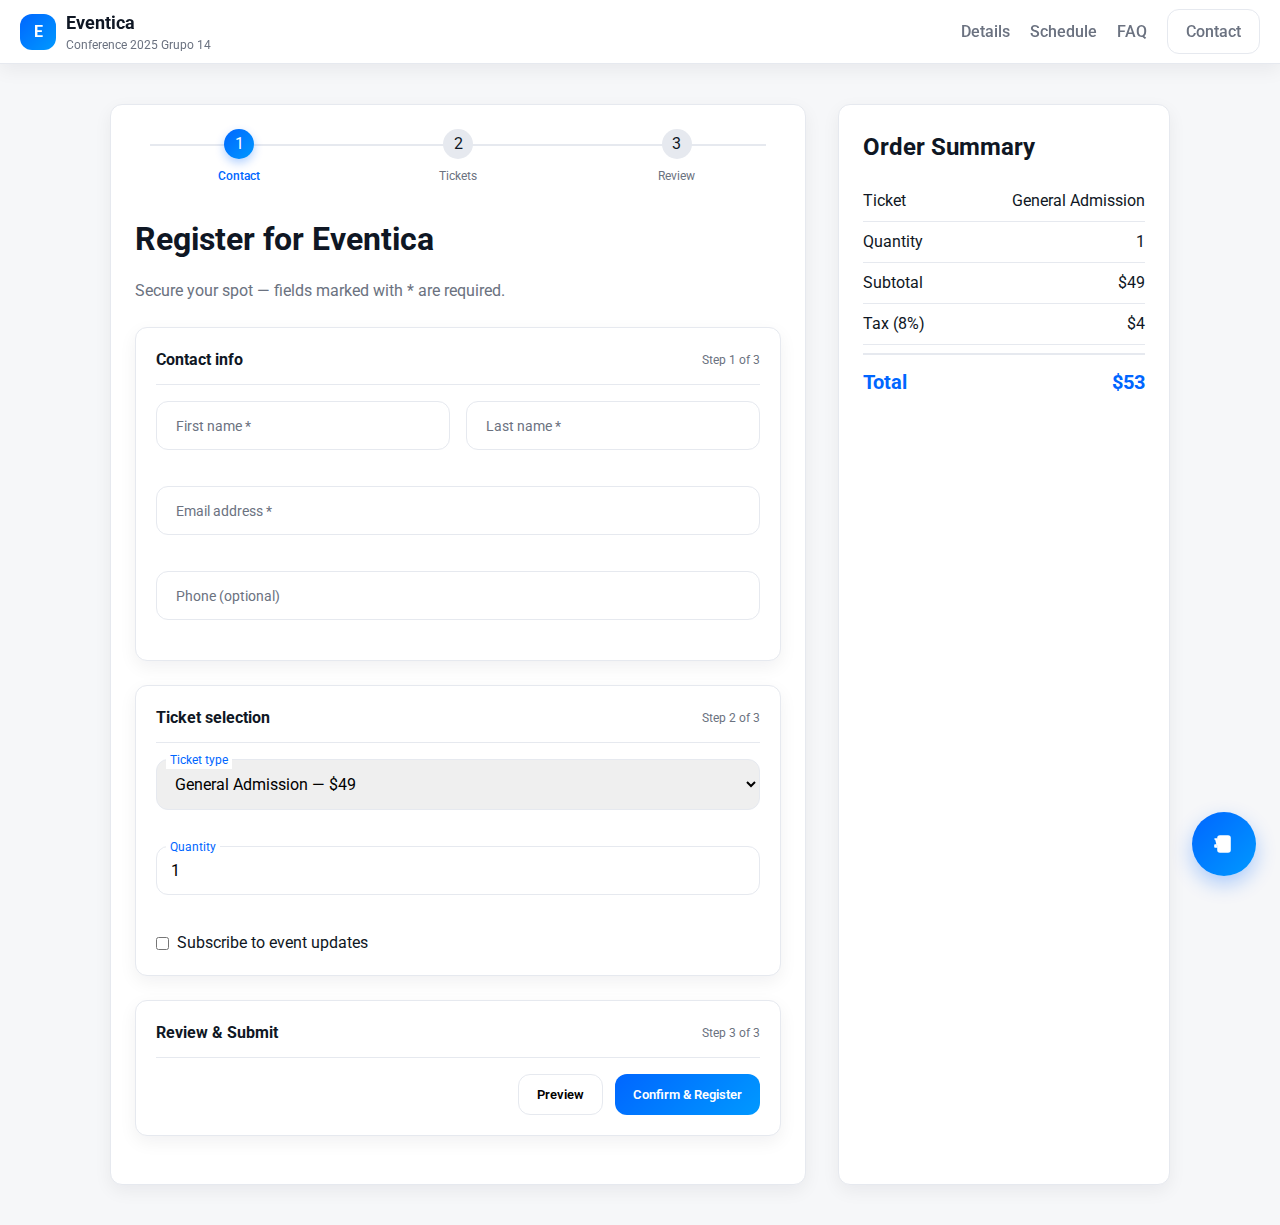
<file: index.html>
<!doctype html>
<html lang="en">
<head>
  <meta charset="utf-8" />
  <meta name="viewport" content="width=device-width,initial-scale=1" />
  <title>Event Registration — Eventica Grupo 14</title>

  <!-- Google Font -->
  <link href="https://fonts.googleapis.com/css2?family=Roboto:wght@300;400;500;700&display=swap" rel="stylesheet">
  <link rel="icon" type="image/x-icon" href="assets/favicon.ico">
  <!-- CSS -->
  <link rel="stylesheet" href="assets/style.css" />
</head>
<body>

  <!-- Sticky Nav -->
  <header class="topnav" role="banner">
    <div class="brand">
      <span class="logo">E</span>
      <div>
        <div class="brand-title">Eventica</div>
        <div class="brand-subtitle">Conference 2025 Grupo 14</div>
      </div>
    </div>

    <nav class="nav-actions" aria-label="Main navigation">
      <a href="#details">Details</a>
      <a href="#schedule">Schedule</a>
      <a href="#faq">FAQ</a>
      <a href="#contact" class="btn btn-ghost">Contact</a>
    </nav>

    <button class="hamburger" aria-label="Open menu">
      <svg width="20" height="12" viewBox="0 0 20 12" fill="none">
        <rect width="20" height="2" rx="1" fill="#374151"></rect>
        <rect y="5" width="14" height="2" rx="1" fill="#374151"></rect>
        <rect y="10" width="20" height="2" rx="1" fill="#374151"></rect>
      </svg>
    </button>
  </header>

  <!-- Main -->
  <main class="container" role="main">

    <!-- Form -->
    <section class="card col-12 col-md-8" aria-labelledby="form-title">
      <div class="stepper">
        <div class="step active"><div class="dot">1</div><div class="step-label">Contact</div></div>
        <div class="step"><div class="dot">2</div><div class="step-label">Tickets</div></div>
        <div class="step"><div class="dot">3</div><div class="step-label">Review</div></div>
      </div>

      <h1 id="form-title">Register for Eventica</h1>
      <p class="lead">Secure your spot — fields marked with * are required.</p>

      <form id="regForm" novalidate>
        <!-- Contact Info -->
        <div class="card sub-card">
          <div class="card-header">
            <strong>Contact info</strong><span class="muted-small">Step 1 of 3</span>
          </div>

          <div class="form-row">
            <div class="row-2">
              <div class="field" id="firstNameField">
                <input id="firstName" name="firstName" type="text" placeholder=" " required />
                <span class="label">First name *</span>
                <div class="error" id="err-firstName">Please enter your first name</div>
              </div>

              <div class="field" id="lastNameField">
                <input id="lastName" name="lastName" type="text" placeholder=" " required />
                <span class="label">Last name *</span>
                <div class="error" id="err-lastName">Please enter your last name</div>
              </div>
            </div>

            <div class="field" id="emailField">
              <input id="email" name="email" type="email" placeholder=" " required />
              <span class="label">Email address *</span>
              <div class="error" id="err-email">Please enter a valid email</div>
            </div>

            <div class="field">
              <input id="phone" name="phone" type="tel" placeholder=" " />
              <span class="label">Phone (optional)</span>
            </div>
          </div>
        </div>

        <!-- Ticket Selection -->
        <div class="card sub-card">
          <div class="card-header">
            <strong>Ticket selection</strong><span class="muted-small">Step 2 of 3</span>
          </div>

          <div class="form-row">
            <div class="field">
              <select id="ticketType" name="ticketType">
                <option value="general">General Admission — $49</option>
                <option value="vip">VIP — $129</option>
                <option value="student">Student — $29</option>
              </select>
              <span class="label">Ticket type</span>
            </div>

            <div class="field">
              <input id="quantity" name="quantity" type="number" min="1" value="1" placeholder=" " />
              <span class="label">Quantity</span>
            </div>
          </div>

          <label class="newsletter">
            <input id="newsletter" type="checkbox" />
            <span>Subscribe to event updates</span>
          </label>
        </div>

        <!-- Review & Submit -->
        <div class="card sub-card">
          <div class="card-header">
            <strong>Review & Submit</strong><span class="muted-small">Step 3 of 3</span>
          </div>

          <div class="form-actions">
            <button type="button" class="btn btn-ghost" id="btnPreview">Preview</button>
            <button type="submit" class="btn btn-primary" id="btnSubmit">Confirm & Register</button>
          </div>

          <div id="loading" class="loading" style="display:none;">
            <div class="spinner"></div>
            <span>Processing your registration…</span>
          </div>
        </div>
      </form>
    </section>

    <!-- Summary -->
    <aside class="card col-12 col-md-4 summary">
      <h2>Order Summary</h2>
      <div class="line"><span>Ticket</span><span id="summary-ticket">General Admission</span></div>
      <div class="line"><span>Quantity</span><span id="summary-qty">1</span></div>
      <div class="line"><span>Subtotal</span><span>$<span id="summary-subtotal">49</span></span></div>
      <div class="line"><span>Tax (8%)</span><span>$<span id="summary-tax">4</span></span></div>
      <div class="line total"><span>Total</span><span>$<span id="summary-total">53</span></span></div>
    </aside>

  </main>

  <!-- Floating Action Button -->
  <button class="fab" id="fab" aria-label="Quick register">
    <svg width="24" height="24" viewBox="0 0 24 24" fill="white">
      <path d="M3 7h2v2a2 2 0 0 1 2 2 2 2 0 0 1-2 2H3v2h2" stroke="white" stroke-width="1.6" stroke-linecap="round" stroke-linejoin="round"/>
      <rect x="6" y="4" width="12" height="16" rx="2" stroke="white" stroke-width="1.6" stroke-linecap="round" stroke-linejoin="round"/>
    </svg>
  </button>

  <!-- Snackbar -->
  <div class="snackbar" id="snackbar">Registered — confirmation sent to your email.</div>

  <!-- JS -->
  <script src="assets/script.js"></script>
</body>
</html>
</file>
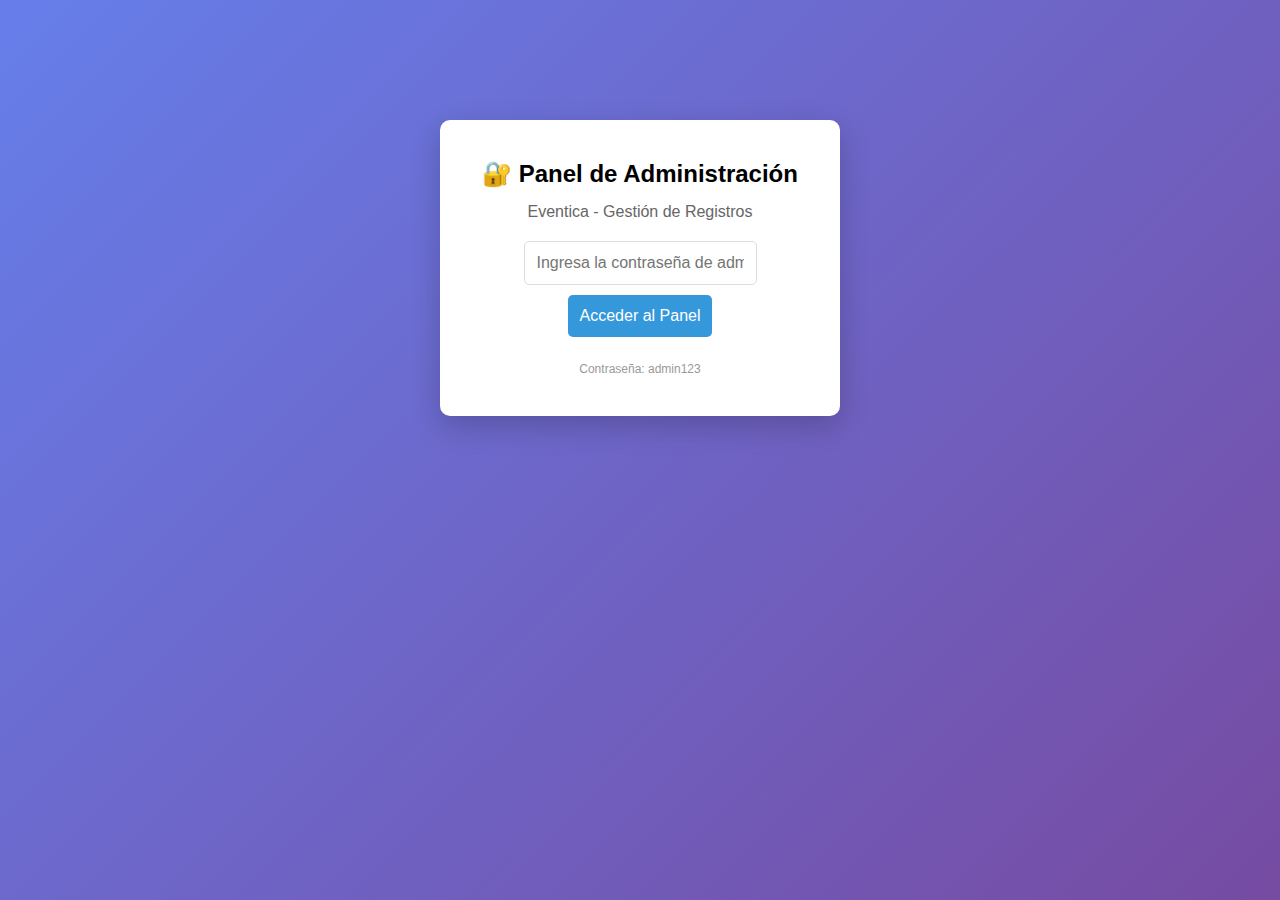
<file: admin.html>
<!DOCTYPE html>
<html lang="es">
<head>
    <meta charset="UTF-8">
    <meta name="viewport" content="width=device-width, initial-scale=1.0">
    <title>Eventica - Admin Panel</title>
    <style>
        * {
            margin: 0;
            padding: 0;
            box-sizing: border-box;
            font-family: 'Arial', sans-serif;
        }
        
        body {
            background: linear-gradient(135deg, #667eea 0%, #764ba2 100%);
            min-height: 100vh;
            padding: 20px;
        }
        
        .login-container {
            max-width: 400px;
            margin: 100px auto;
            background: white;
            padding: 40px;
            border-radius: 10px;
            box-shadow: 0 10px 30px rgba(0,0,0,0.2);
            text-align: center;
        }
        
        .admin-container {
            max-width: 1400px;
            margin: 0 auto;
            background: white;
            border-radius: 10px;
            box-shadow: 0 10px 30px rgba(0,0,0,0.2);
            overflow: hidden;
        }
        
        .admin-header {
            background: #2c3e50;
            color: white;
            padding: 20px;
            text-align: center;
        }
        
        .stats-container {
            background: #f8f9fa;
            padding: 20px;
            display: grid;
            grid-template-columns: repeat(auto-fit, minmax(200px, 1fr));
            gap: 15px;
            border-bottom: 1px solid #dee2e6;
        }
        
        .stat-card {
            background: white;
            padding: 15px;
            border-radius: 8px;
            text-align: center;
            box-shadow: 0 2px 5px rgba(0,0,0,0.1);
        }
        
        .controls-container {
            background: #e8f4f8;
            padding: 20px;
            border-bottom: 1px solid #dee2e6;
        }
        
        .registrations-container {
            padding: 20px;
            max-height: 600px;
            overflow-y: auto;
        }
        
        .registration-card {
            background: #f8f9fa;
            border: 1px solid #dee2e6;
            border-radius: 8px;
            padding: 15px;
            margin-bottom: 15px;
            transition: all 0.3s ease;
        }
        
        .registration-card:hover {
            box-shadow: 0 4px 8px rgba(0,0,0,0.1);
            transform: translateY(-2px);
        }
        
        input, button, select {
            padding: 12px;
            margin: 5px;
            border: 1px solid #ddd;
            border-radius: 5px;
            font-size: 16px;
        }
        
        button {
            background: #3498db;
            color: white;
            border: none;
            cursor: pointer;
            transition: background 0.3s;
        }
        
        button:hover {
            background: #2980b9;
        }
        
        .hidden {
            display: none;
        }
        
        .refresh-btn {
            background: #27ae60;
            width: auto;
            padding: 10px 20px;
            margin: 5px;
        }
        
        .refresh-btn:hover {
            background: #219a52;
        }
        
        .delete-btn {
            background: #e74c3c;
            padding: 8px 15px;
            font-size: 12px;
            margin: 2px;
        }
        
        .delete-btn:hover {
            background: #c0392b;
        }
        
        .delete-all-btn {
            background: #e74c3c;
            padding: 10px 20px;
            font-weight: bold;
        }
        
        .delete-all-btn:hover {
            background: #c0392b;
        }
        
        .control-group {
            margin-bottom: 15px;
        }
        
        .control-group label {
            font-weight: bold;
            margin-right: 10px;
        }
        
        .registrations-count {
            color: #666;
            font-size: 14px;
            margin-bottom: 10px;
            padding: 5px 10px;
            background: #f8f9fa;
            border-radius: 5px;
            display: inline-block;
        }
        
        .registration-actions {
            text-align: right;
            min-width: 140px;
        }
        
        .registration-info {
            flex: 1;
        }
    </style>
</head>
<body>
    <!-- 🔐 PANTALLA DE LOGIN -->
    <div id="loginScreen" class="login-container">
        <h2>🔐 Panel de Administración</h2>
        <p style="color: #666; margin: 15px 0;">Eventica - Gestión de Registros</p>
        <input type="password" id="adminPassword" placeholder="Ingresa la contraseña de administrador">
        <button onclick="login()">Acceder al Panel</button>
        <p style="color: #999; font-size: 12px; margin-top: 20px;">
            Contraseña: admin123
        </p>
    </div>

    <!-- 📊 PANEL DE ADMINISTRACIÓN -->
    <div id="adminScreen" class="admin-container hidden">
        <div class="admin-header">
            <h1>📊 Panel de Administración - Eventica</h1>
            <p>Gestión de registros y estadísticas en tiempo real</p>
        </div>

        <button onclick="logout()" 
                style="position: fixed; top: 30px; right: 80px; background: #95a5a6; color: white; 
                   border: none; padding: 12px 20px; border-radius: 5px; cursor: pointer; 
                   font-size: 14px; z-index: 1000; box-shadow: 0 2px 10px rgba(0,0,0,0.3);">
            🚪 Cerrar Sesión
        </button>
        
        <!-- Estadísticas -->
        <div class="stats-container">
            <div class="stat-card">
                <h3>👥 Total Registrados</h3>
                <p id="totalRegistrations" style="font-size: 24px; font-weight: bold; color: #3498db;">0</p>
            </div>
            <div class="stat-card">
                <h3>🎫 Tickets Vendidos</h3>
                <p id="totalTickets" style="font-size: 24px; font-weight: bold; color: #e74c3c;">0</p>
            </div>
            <div class="stat-card">
                <h3>💰 Revenue Total</h3>
                <p id="totalRevenue" style="font-size: 24px; font-weight: bold; color: #27ae60;">$0</p>
            </div>
            <div class="stat-card">
                <h3>🕒 Última Actualización</h3>
                <p id="lastUpdate" style="font-size: 14px; color: #666;">--</p>
            </div>
        </div>

        <!-- ✅ NUEVO: Controles de ordenamiento y acciones -->
        <div class="controls-container">
            <div style="display: grid; grid-template-columns: 1fr 1fr; gap: 20px;">
                <!-- Controles de ordenamiento -->
                <div class="control-group">
                    <h3 style="margin-bottom: 10px;">🔀 Ordenar Registros</h3>
                    <label for="sortBy">Ordenar por:</label>
                    <select id="sortBy" onchange="sortRegistrations()">
                        <option value="dateDesc">📅 Fecha (más reciente)</option>
                        <option value="dateAsc">📅 Fecha (más antiguo)</option>
                        <option value="amountDesc">💰 Monto (mayor a menor)</option>
                        <option value="amountAsc">💰 Monto (menor a mayor)</option>
                        <option value="nameAsc">👤 Nombre (A-Z)</option>
                        <option value="nameDesc">👤 Nombre (Z-A)</option>
                    </select>
                </div>
                
                <!-- Acciones de administración -->
                <div class="control-group">
                    <h3 style="margin-bottom: 10px;">⚙️ Acciones</h3>
                    <button class="refresh-btn" onclick="loadRegistrations()">
                        🔄 Actualizar Datos
                    </button>
                    <button class="delete-all-btn" onclick="deleteAllRegistrations()">
                        🗑️ Eliminar TODOS los registros
                    </button>
                </div>
            </div>
        </div>

        <!-- Lista de registros -->
        <div class="registrations-container">
            <h3 style="margin-bottom: 15px;">📝 Registros de Asistentes</h3>
            <div id="registrationsCount" class="registrations-count">
                Cargando...
            </div>
            <div id="registrationsList">
                <p style="text-align: center; color: #666; padding: 20px;">
                    Cargando registros...
                </p>
            </div>
        </div>
    </div>

    <script>
        const API_URL = 'https://5o59dexiv8.execute-api.us-east-1.amazonaws.com/prod';
        const ADMIN_PASSWORD = 'admin123';
        
        // ✅ NUEVO: Variable global para almacenar registros
        let currentRegistrations = [];

        function login() {
            const password = document.getElementById('adminPassword').value;
            if (password === ADMIN_PASSWORD) {
                document.getElementById('loginScreen').classList.add('hidden');
                document.getElementById('adminScreen').classList.remove('hidden');
                loadRegistrations();
            } else {
                alert('❌ Contraseña incorrecta. Intenta nuevamente.');
            }
        }

        function logout() {
            document.getElementById('loginScreen').classList.remove('hidden');
            document.getElementById('adminScreen').classList.add('hidden');
            document.getElementById('adminPassword').value = '';
        }

        // ✅ MODIFICADA: Guardar registros en variable global
        async function loadRegistrations() {
            try {
                document.getElementById('registrationsList').innerHTML = 
                    '<p style="text-align: center; color: #666; padding: 20px;">Cargando registros...</p>';
                
                const response = await fetch(`${API_URL}/registrations`);
                const data = await response.json();
                
                if (data.success) {
                    currentRegistrations = data.data;
                    updateStats(data.data);
                    sortRegistrations(); // Aplicar ordenamiento por defecto
                } else {
                    throw new Error('Error en la respuesta del servidor');
                }
            } catch (error) {
                console.error('Error:', error);
                document.getElementById('registrationsList').innerHTML = 
                    '<p style="text-align: center; color: #e74c3c; padding: 20px;">Error cargando registros. Verifica la conexión.</p>';
            }
        }

        function updateStats(registrations) {
            const totalRegistrations = registrations.length;
            const totalTickets = registrations.reduce((sum, reg) => sum + reg.quantity, 0);
            const totalRevenue = registrations.reduce((sum, reg) => sum + reg.totalAmount, 0);
            
            document.getElementById('totalRegistrations').textContent = totalRegistrations;
            document.getElementById('totalTickets').textContent = totalTickets;
            document.getElementById('totalRevenue').textContent = `$${totalRevenue}`;
            document.getElementById('lastUpdate').textContent = new Date().toLocaleTimeString();
        }

        // ✅ NUEVA FUNCIÓN: Ordenar registros
        function sortRegistrations() {
            const sortBy = document.getElementById('sortBy').value;
            
            const sorted = [...currentRegistrations].sort((a, b) => {
                switch (sortBy) {
                    case 'dateDesc':
                        return new Date(b.createdAt) - new Date(a.createdAt);
                    case 'dateAsc':
                        return new Date(a.createdAt) - new Date(b.createdAt);
                    case 'amountDesc':
                        return b.totalAmount - a.totalAmount;
                    case 'amountAsc':
                        return a.totalAmount - b.totalAmount;
                    case 'nameAsc':
                        return `${a.firstName} ${a.lastName}`.localeCompare(`${b.firstName} ${b.lastName}`);
                    case 'nameDesc':
                        return `${b.firstName} ${b.lastName}`.localeCompare(`${a.firstName} ${a.lastName}`);
                    default:
                        return 0;
                }
            });
            
            displayRegistrations(sorted);
        }

        // ✅ MODIFICADA: Mostrar registros con botones de eliminar
        function displayRegistrations(registrations) {
            if (registrations.length === 0) {
                document.getElementById('registrationsList').innerHTML = 
                    '<p style="text-align: center; color: #666; padding: 20px;">No hay registros aún.</p>';
                document.getElementById('registrationsCount').textContent = '0 registros';
                return;
            }

            document.getElementById('registrationsCount').textContent = 
                `Mostrando ${registrations.length} registros`;

            const html = registrations.map(reg => `
                <div class="registration-card">
                    <div style="display: flex; justify-content: space-between; align-items: start; gap: 20px;">
                        <!-- Información del registro -->
                        <div class="registration-info">
                            <h4 style="color: #2c3e50; margin-bottom: 8px;">
                                ${reg.firstName} ${reg.lastName}
                            </h4>
                            <p><strong>📧 Email:</strong> ${reg.email}</p>
                            <p><strong>🎫 Ticket:</strong> ${reg.ticketType} x ${reg.quantity}</p>
                            <p><strong>💰 Total:</strong> $${reg.totalAmount}</p>
                            <p><strong>📞 Teléfono:</strong> ${reg.phone || 'No proporcionado'}</p>
                            <p><strong>📰 Newsletter:</strong> ${reg.newsletter ? 'Sí' : 'No'}</p>
                            <p><strong>🆔 ID:</strong> <code style="font-size: 11px;">${reg.registrationId}</code></p>
                            <p><strong>📅 Fecha:</strong> ${new Date(reg.createdAt).toLocaleString()}</p>
                        </div>
                        
                        <!-- ✅ NUEVO: Acciones -->
                        <div class="registration-actions">
                            <div style="background: ${getStatusColor(reg.status)}; color: white; padding: 5px 10px; border-radius: 15px; font-size: 12px; margin-bottom: 10px; display: inline-block;">
                                ${reg.status || 'confirmed'}
                            </div>
                            <br>
                            <button class="delete-btn" onclick="deleteRegistration('${reg.registrationId}')">
                                🗑️ Eliminar
                            </button>
                        </div>
                    </div>
                </div>
            `).join('');
            
            document.getElementById('registrationsList').innerHTML = html;
        }

        // ✅ NUEVA FUNCIÓN: Eliminar registro individual
        async function deleteRegistration(registrationId) {
            if (!confirm('¿Estás seguro de que quieres eliminar este registro?')) {
                return;
            }
            
            try {
                const response = await fetch(`${API_URL}/registrations/${registrationId}`, {
                    method: 'DELETE'
                });
                
                const data = await response.json();
                
                if (data.success) {
                    alert('✅ Registro eliminado correctamente');
                    loadRegistrations(); // Recargar la lista
                } else {
                    alert('❌ Error al eliminar: ' + (data.error || 'Error desconocido'));
                }
            } catch (error) {
                console.error('Error:', error);
                alert('❌ Error de conexión al eliminar registro');
            }
        }

        // ✅ NUEVA FUNCIÓN: Eliminar todos los registros
        async function deleteAllRegistrations() {
            if (currentRegistrations.length === 0) {
                alert('ℹ️ No hay registros para eliminar');
                return;
            }
            
            if (!confirm(`⚠️ ¿ESTÁS ABSOLUTAMENTE SEGURO?\n\nEsta acción eliminará TODOS los registros (${currentRegistrations.length} registros) y NO se puede deshacer.`)) {
                return;
            }
            
            if (!confirm('❌ CONFIRMACIÓN FINAL: Esto borrará permanentemente toda la base de datos. ¿Continuar?')) {
                return;
            }
            
            try {
                // Mostrar loading
                document.getElementById('registrationsList').innerHTML = 
                    '<p style="text-align: center; color: #666; padding: 20px;">Eliminando registros...</p>';
                
                // Eliminar uno por uno
                let deletedCount = 0;
                let errorCount = 0;
                
                for (const reg of currentRegistrations) {
                    try {
                        const response = await fetch(`${API_URL}/registrations/${reg.registrationId}`, {
                            method: 'DELETE'
                        });
                        
                        if (response.ok) {
                            deletedCount++;
                        } else {
                            errorCount++;
                        }
                    } catch (error) {
                        errorCount++;
                    }
                }
                
                // Mostrar resultados
                if (errorCount === 0) {
                    alert(`✅ Todos los registros eliminados correctamente (${deletedCount} registros)`);
                } else {
                    alert(`⚠️ Se eliminaron ${deletedCount} registros, pero ${errorCount} fallaron`);
                }
                
                // Recargar la lista
                loadRegistrations();
                
            } catch (error) {
                console.error('Error:', error);
                alert('❌ Error al eliminar los registros');
            }
        }

        function getStatusColor(status) {
            const colors = {
                'confirmed': '#27ae60',
                'pending': '#f39c12', 
                'cancelled': '#e74c3c'
            };
            return colors[status] || '#3498db';
        }

        // Cargar registros automáticamente cada 30 segundos
        setInterval(() => {
            if (!document.getElementById('adminScreen').classList.contains('hidden')) {
                loadRegistrations();
            }
        }, 30000);
    </script>
</body>
</html>
</file>
<file: assets/style.css>
/* Variables */
:root {
  --bg: #f6f7f9;
  --card: #fff;
  --text: #0f1724;
  --muted: #6b7280;
  --accent: #0066ff;
  --accent-hover: #0052cc;
  --accent-gradient: linear-gradient(135deg, #0066ff 0%, #0099ff 100%);
  --border: #e6e9ef;
  --shadow: 0 6px 18px rgba(16, 24, 40, 0.06);
  --shadow-lg: 0 10px 25px rgba(16, 24, 40, 0.1);
  --radius: 12px;
  --nav-height: 64px;
  --success: #10b981;
  --error: #ef4444;
}

/* Base */
* {
  box-sizing: border-box;
}

body {
  font-family: 'Roboto', sans-serif;
  margin: 0;
  background: var(--bg);
  color: var(--text);
  padding-top: var(--nav-height);
  line-height: 1.5;
}

/* Nav */
.topnav {
  position: fixed;
  top: 0;
  left: 0;
  right: 0;
  height: var(--nav-height);
  background: #fff;
  border-bottom: 1px solid var(--border);
  display: flex;
  justify-content: space-between;
  align-items: center;
  padding: 0 20px;
  box-shadow: var(--shadow);
  z-index: 10;
}

.brand {
  display: flex;
  align-items: center;
  gap: 10px;
}

.logo {
  width: 36px;
  height: 36px;
  border-radius: var(--radius);
  background: var(--accent-gradient);
  display: flex;
  align-items: center;
  justify-content: center;
  color: white;
  font-weight: bold;
}

.brand-title {
  font-weight: 700;
  font-size: 18px;
}

.brand-subtitle {
  font-size: 12px;
  color: var(--muted);
}

.nav-actions a {
  text-decoration: none;
  color: var(--muted);
  margin-left: 16px;
  font-weight: 500;
  transition: color 0.2s;
}

.nav-actions a:hover {
  color: var(--accent);
}

.hamburger {
  display: none;
  background: none;
  border: none;
  cursor: pointer;
}

/* Container grid */
.container {
  max-width: 1100px;
  margin: 40px auto;
  padding: 0 20px;
  display: grid;
  grid-template-columns: repeat(12, 1fr);
  gap: 32px;
}

.card {
  background: var(--card);
  border-radius: var(--radius);
  padding: 24px;
  box-shadow: var(--shadow);
  border: 1px solid var(--border);
  transition: transform 0.2s, box-shadow 0.2s;
}

.card:hover {
  box-shadow: var(--shadow-lg);
}

.sub-card {
  margin-bottom: 24px;
  padding: 20px;
}

.card-header {
  display: flex;
  justify-content: space-between;
  align-items: center;
  margin-bottom: 16px;
  padding-bottom: 12px;
  border-bottom: 1px solid var(--border);
}

.muted-small {
  font-size: 12px;
  color: var(--muted);
}

.col-12 { grid-column: 1 / -1; }
@media (min-width: 720px) {
  .col-md-8 { grid-column: 1 / span 8; }
  .col-md-4 { grid-column: 9 / span 4; }
}

/* Stepper */
.stepper { 
  display: flex; 
  gap: 10px; 
  align-items: center; 
  margin-bottom: 30px;
  position: relative;
}

.stepper::before {
  content: '';
  position: absolute;
  top: 15px;
  left: 15px;
  right: 15px;
  height: 2px;
  background: var(--border);
  z-index: 1;
}

.step { 
  text-align: center; 
  z-index: 2;
  flex: 1;
}

.step .dot {
  width: 30px; 
  height: 30px;
  background: var(--border);
  border-radius: 50%;
  display: flex; 
  align-items: center; 
  justify-content: center;
  margin: 0 auto 8px;
  transition: all 0.3s ease;
}

.step.active .dot { 
  background: var(--accent-gradient); 
  color: #fff; 
  box-shadow: 0 4px 10px rgba(0,102,255,0.3);
}

.step.completed .dot {
  background: var(--success);
  color: #fff;
}

.step-label {
  font-size: 12px;
  color: var(--muted);
}

.step.active .step-label {
  color: var(--accent);
  font-weight: 500;
}

/* Form */
.form-row {
  display: flex;
  flex-direction: column;
  gap: 16px;
}

.row-2 {
  display: grid;
  grid-template-columns: 1fr 1fr;
  gap: 16px;
}

@media (max-width: 600px) {
  .row-2 {
    grid-template-columns: 1fr;
  }
}

.field { 
  position: relative; 
  margin-bottom: 20px; 
}

.field input, .field select {
  width: 100%;
  border: 1px solid var(--border);
  padding: 14px;
  border-radius: var(--radius);
  outline: none;
  transition: all 0.2s ease;
  font-family: inherit;
  font-size: 16px; /* Prevents zoom on iOS */
}

.field input:focus, .field select:focus {
  border-color: var(--accent);
  box-shadow: 0 0 0 3px rgba(0,102,255,0.1);
}

.field.valid input, .field.valid select {
  border-color: var(--success);
}

.field.invalid input, .field.invalid select {
  border-color: var(--error);
}

.label {
  position: absolute;
  top: 15px;
  left: 16px;
  color: var(--muted);
  font-size: 14px;
  transition: 0.2s;
  pointer-events: none;
  background: var(--card);
  padding: 0 4px;
}

.field input:focus + .label,
.field input:not(:placeholder-shown) + .label,
.field select:focus + .label,
.field select:not([value=""]) + .label {
  top: -8px;
  left: 10px;
  font-size: 12px;
  color: var(--accent);
}

.field.valid input:focus + .label,
.field.valid input:not(:placeholder-shown) + .label,
.field.valid select:focus + .label,
.field.valid select:not([value=""]) + .label {
  color: var(--success);
}

.error { 
  color: var(--error); 
  font-size: 13px; 
  display: none;
  margin-top: 4px;
}

.newsletter {
  display: flex;
  align-items: center;
  gap: 8px;
  margin-top: 16px;
  cursor: pointer;
}

.newsletter input {
  margin: 0;
}

.btn {
  border: none;
  padding: 12px 18px;
  border-radius: var(--radius);
  cursor: pointer;
  font-weight: 600;
  font-family: inherit;
  transition: all 0.2s ease;
}

.btn-primary {
  background: var(--accent-gradient);
  color: #fff;
}

.btn-primary:hover { 
  transform: translateY(-2px);
  box-shadow: 0 4px 12px rgba(0,102,255,0.3);
}

.btn-ghost {
  border: 1px solid var(--border);
  background: transparent;
}

.btn-ghost:hover {
  background: rgba(0,0,0,0.02);
}

.form-actions {
  display: flex;
  gap: 12px;
  justify-content: flex-end;
}

.fab {
  position: fixed;
  bottom: 24px;
  right: 24px;
  width: 64px;
  height: 64px;
  background: var(--accent-gradient);
  border-radius: 50%;
  border: none;
  box-shadow: 0 8px 20px rgba(0,102,255,0.3);
  display: flex;
  align-items: center;
  justify-content: center;
  cursor: pointer;
  transition: all 0.3s ease;
  z-index: 5;
}

.fab:hover {
  transform: translateY(-3px) scale(1.05);
  box-shadow: 0 12px 25px rgba(0,102,255,0.4);
}

.snackbar {
  position: fixed;
  left: 50%;
  bottom: 20px;
  transform: translateX(-50%);
  background: #111827;
  color: #fff;
  padding: 12px 20px;
  border-radius: var(--radius);
  display: none;
  z-index: 100;
  box-shadow: 0 4px 12px rgba(0,0,0,0.15);
}

.loading {
  display: flex;
  align-items: center;
  gap: 10px;
  margin-top: 16px;
}

.spinner {
  width: 20px; 
  height: 20px;
  border: 3px solid rgba(0,0,0,0.1);
  border-top: 3px solid var(--accent);
  border-radius: 50%;
  animation: spin 1s linear infinite;
}

@keyframes spin { 
  to { transform: rotate(360deg); } 
}

/* Summary */
.summary h2 {
  margin-top: 0;
  margin-bottom: 16px;
}

.summary .line {
  display: flex;
  justify-content: space-between;
  padding: 8px 0;
  border-bottom: 1px solid var(--border);
}

.summary .line:last-child {
  border-bottom: none;
  font-weight: 600;
  font-size: 18px;
  margin-top: 8px;
}

.summary .line.total {
  font-weight: 700;
  color: var(--accent);
  font-size: 20px;
  padding-top: 12px;
  border-top: 2px solid var(--border);
}

/* Success Screen */
.success-screen {
  text-align: center;
  padding: 40px 20px;
}

.success-icon {
  width: 80px;
  height: 80px;
  background: var(--success);
  border-radius: 50%;
  display: flex;
  align-items: center;
  justify-content: center;
  margin: 0 auto 20px;
  color: white;
  font-size: 36px;
}

.success-screen h2 {
  color: var(--success);
  margin-bottom: 16px;
}

.success-screen p {
  color: var(--muted);
  margin-bottom: 8px;
}

/* Skeleton Loading */
.skeleton {
  background: linear-gradient(90deg, #f0f0f0 25%, #e0e0e0 50%, #f0f0f0 75%);
  background-size: 200% 100%;
  animation: loading 1.5s infinite;
  border-radius: 4px;
}

@keyframes loading {
  0% {
    background-position: 200% 0;
  }
  100% {
    background-position: -200% 0;
  }
}

/* Responsive */
@media (max-width: 720px) {
  .container { 
    grid-template-columns: 1fr; 
    gap: 20px; 
  }
  
  .nav-actions { 
    display: none; 
  }
  
  .hamburger { 
    display: block; 
  }
  
  .form-actions {
    flex-direction: column;
  }
  
  .form-actions .btn {
    width: 100%;
  }
  
  .stepper::before {
    display: none;
  }
}

h1 {
  margin-top: 0;
  margin-bottom: 8px;
  font-weight: 700;
}

.lead {
  color: var(--muted);
  margin-bottom: 24px;
}

/* Form step transitions */
.form-step {
  transition: opacity 0.3s ease, transform 0.3s ease;
}

.form-step.hidden {
  display: none;
  opacity: 0;
  transform: translateX(20px);
}

.form-step.active {
  display: block;
  opacity: 1;
  transform: translateX(0);
}
</file>
